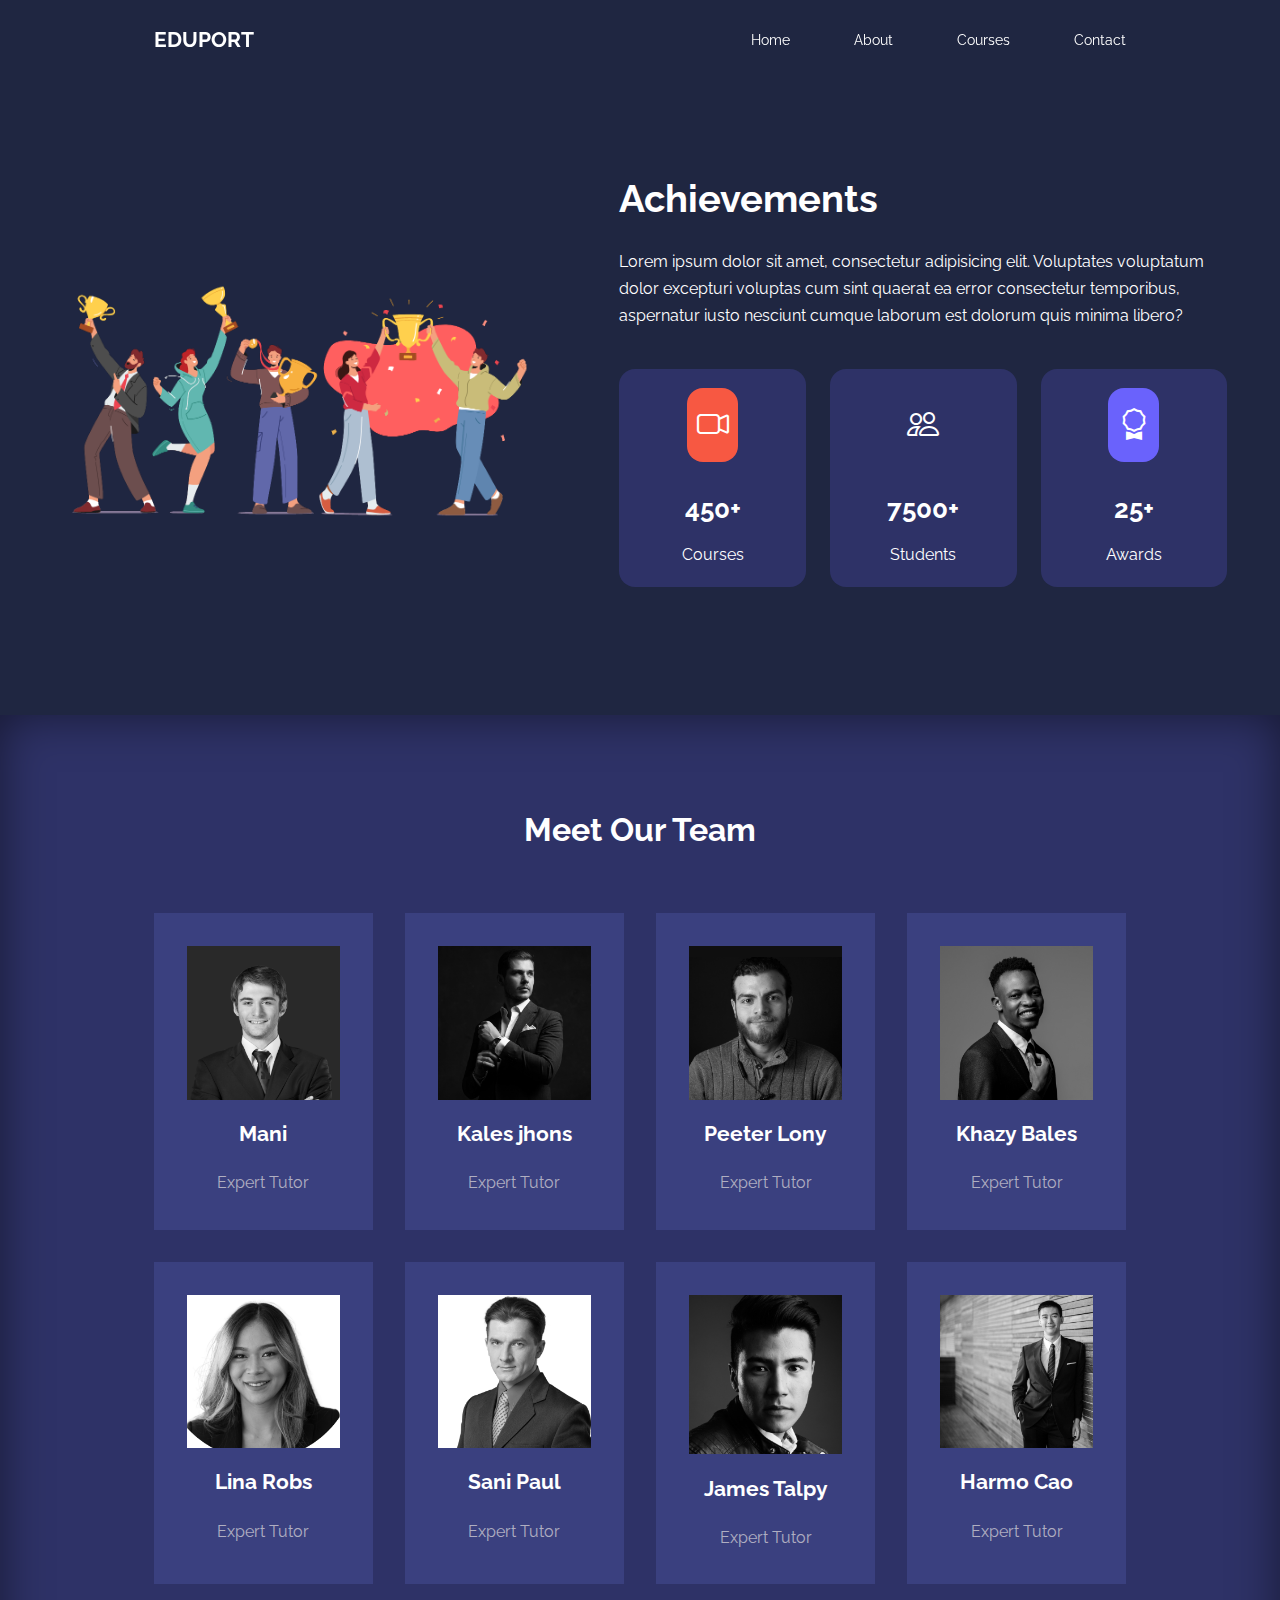
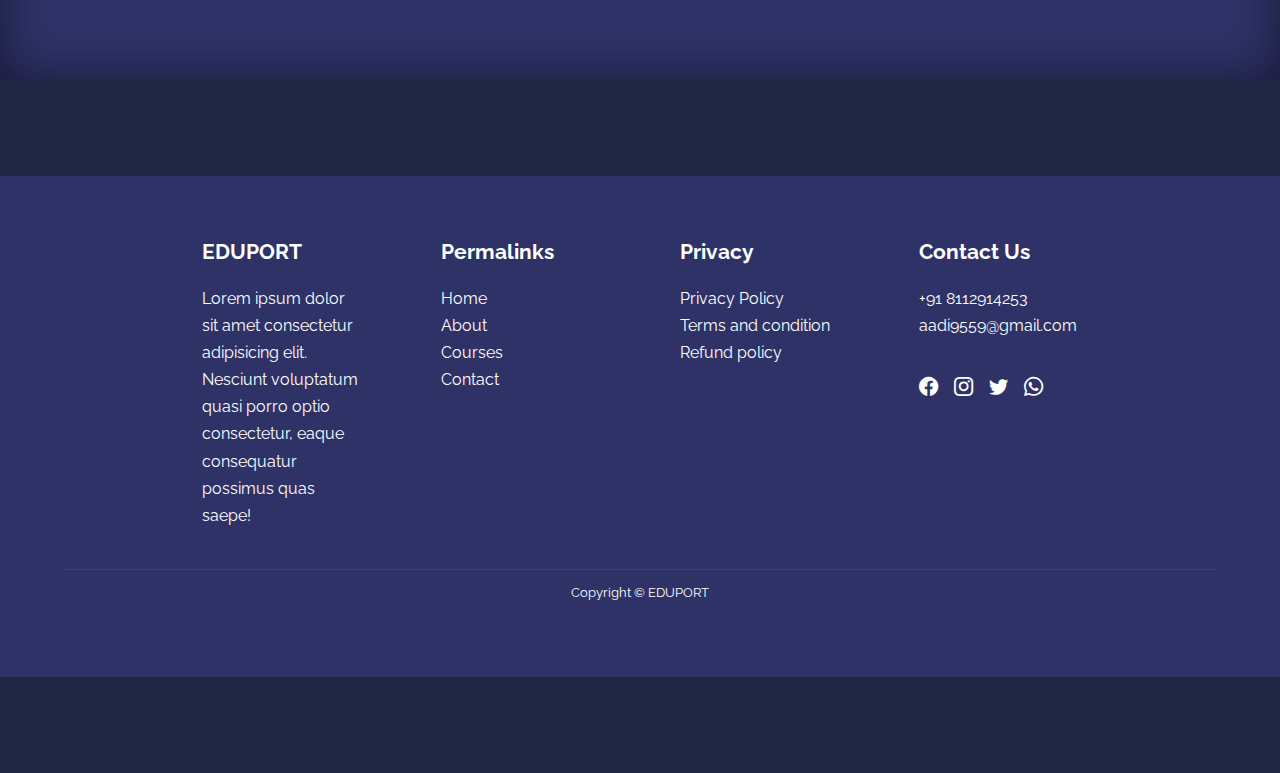
<file: Hero-Section-Components/AdityaKumarGuptaHeroSection/responsive Education app/about.html>
<!DOCTYPE html>
<html lang="en">
<head>
    <meta charset="UTF-8">
    <meta name="viewport" content="width=device-width, initial-scale=1.0">
    <title>Responsive Multipage Education App</title>
    <link href="https://fonts.googleapis.com/icon?family=Material+Icons" rel="stylesheet">
    <link rel="stylesheet" type="text/css" href="./css/style.css">
    <link rel="stylesheet" type="text/css" href="./css/about.css">
    <link rel="preconnect" href="https://fonts.googleapis.com">
<link rel="preconnect" href="https://fonts.gstatic.com" crossorigin>
<link href="https://fonts.googleapis.com/css2?family=Raleway:wght@300&display=swap" rel="stylesheet">
<link rel='stylesheet' href='https://cdn.jsdelivr.net/npm/bootstrap-icons@1.7.2/font/bootstrap-icons.css'>    
</head>
<body>
        <nav>
                    <div class="container nav__container">
                    <a href="index.html"><h4>EDUPORT</h4></a>
                    <ul class="nav__menu">
                    <li><a href="index.html">Home</a></li>    
                    <li><a href="index.html">About</a></li>
                    <li><a href="index.html#courses">Courses</a></li>
                    <li><a href="#footer">Contact</a></li>
                    </ul>
                    <button id="open-menu-button"> <i class="material-icons">menu</i></button>
                    <button id="close-menu-button"><i class="material-icons">close</i></button>
                   </div>
         </nav>

<section class="about__achievements">
    <div class="about__achievements-container">
        <div class="about__achievements-left">
            <img src="./images/Achievement.png" alt="xcm">
        </div>
        <div class="about__achievements-right">
            <h1>Achievements</h1>
            <p>
                Lorem ipsum dolor sit amet, consectetur adipisicing elit. Voluptates voluptatum dolor excepturi voluptas cum sint quaerat ea error consectetur temporibus, aspernatur iusto nesciunt cumque laborum est dolorum quis minima libero?
            </p>
            <div class="achievements__cards"> 
                <article class="achievement__card">
                    <span class="achievement__icons">
                        <i class="bi bi-camera-video"></i>
                    </span>
                    <h3>450+</h3>
                    <p>Courses</p>
                </article>
                <article class="achievement__card">
                    <span class="achievement__icons">
                        <i class="bi bi-people"></i>
                    </span>
                    <h3>7500+</h3>
                    <p>Students</p>
                </article>
                <article class="achievement__card">
                    <span class="achievement__icons">
                        <i class="bi bi-award"></i>
                    </span>
                    <h3>25+</h3>
                    <p>Awards</p>
                </article>
            </div>
        </div>
           
    </div>
</section>

<!-- Team -->
<section class="team">
<h2>Meet Our Team</h2>
<div class="container team__container">
    
    <article class="team__member">
        <div class="team__member-image">
            <img src="./images/imgp1.png" alt="xyz">
        </div>
        <div class="team__member-info">
            <h4>Mani</h4>
            <p>Expert Tutor</p>
        </div>
        <div class="team__member-socials">
            <a href="https://instagram.com" target="_blank"><i class="bi bi-instagram"></i></a>
            <a href="https://facebook.com" target="_blank"><i class="bi bi-facebook"></i></a>
            <a href="https://twitter.com" target="_blank"><i class="bi bi-twitter"></i></a>           
        </div>
        
    </article>

    <article class="team__member">
        <div class="team__member-image">
            <img src="./images/imgp2.png" alt="xyz">
        </div>
        <div class="team__member-info">
            <h4>Kales jhons</h4>
            <p>Expert Tutor</p>
        </div>
        <div class="team__member-socials">
            <a href="https://instagram.com" target="_blank"><i class="bi bi-instagram"></i></a>
            <a href="https://facebook.com" target="_blank"><i class="bi bi-facebook"></i></a>
            <a href="https://twitter.com" target="_blank"><i class="bi bi-twitter"></i></a>           
        </div>
        
    </article>
    <article class="team__member">
        <div class="team__member-image">
            <img src="./images/imgp3.png" alt="xyz">
        </div>
        <div class="team__member-info">
            <h4>Peeter Lony</h4>
            <p>Expert Tutor</p>
        </div>
        <div class="team__member-socials">
            <a href="https://instagram.com" target="_blank"><i class="bi bi-instagram"></i></a>
            <a href="https://facebook.com" target="_blank"><i class="bi bi-facebook"></i></a>
            <a href="https://twitter.com" target="_blank"><i class="bi bi-twitter"></i></a>           
        </div>
        
    </article>
    <article class="team__member">
        <div class="team__member-image">
            <img src="./images/imgp4.png" alt="xyz">
        </div>
        <div class="team__member-info">
            <h4>Khazy Bales</h4>
            <p>Expert Tutor</p>
        </div>
        <div class="team__member-socials">
            <a href="https://instagram.com" target="_blank"><i class="bi bi-instagram"></i></a>
            <a href="https://facebook.com" target="_blank"><i class="bi bi-facebook"></i></a>
            <a href="https://twitter.com" target="_blank"><i class="bi bi-twitter"></i></a>           
        </div>
        
    </article>
    <article class="team__member">
        <div class="team__member-image">
            <img src="./images/imgp5.png" alt="xyz">
        </div>
        <div class="team__member-info">
            <h4>Lina Robs</h4>
            <p>Expert Tutor</p>
        </div>
        <div class="team__member-socials">
            <a href="https://instagram.com" target="_blank"><i class="bi bi-instagram"></i></a>
            <a href="https://facebook.com" target="_blank"><i class="bi bi-facebook"></i></a>
            <a href="https://twitter.com" target="_blank"><i class="bi bi-twitter"></i></a>           
        </div>
        
    </article>
    <article class="team__member">
        <div class="team__member-image">
            <img src="./images/imgp6.png" alt="xyz">
        </div>
        <div class="team__member-info">
            <h4>Sani Paul</h4>
            <p>Expert Tutor</p>
        </div>
        <div class="team__member-socials">
            <a href="https://instagram.com" target="_blank"><i class="bi bi-instagram"></i></a>
            <a href="https://facebook.com" target="_blank"><i class="bi bi-facebook"></i></a>
            <a href="https://twitter.com" target="_blank"><i class="bi bi-twitter"></i></a>           
        </div>
        
    </article>
    <article class="team__member">
        <div class="team__member-image">
            <img src="./images/imgp7.png" alt="xyz">
        </div>
        <div class="team__member-info">
            <h4>James Talpy</h4>
            <p>Expert Tutor</p>
        </div>
        <div class="team__member-socials">
            <a href="https://instagram.com" target="_blank"><i class="bi bi-instagram"></i></a>
            <a href="https://facebook.com" target="_blank"><i class="bi bi-facebook"></i></a>
            <a href="https://twitter.com" target="_blank"><i class="bi bi-twitter"></i></a>           
        </div>  
    </article>
    <article class="team__member">
        <div class="team__member-image">
            <img src="./images/imgp8.png" alt="xyz">
        </div>
        <div class="team__member-info">
            <h4>Harmo Cao</h4>
            <p>Expert Tutor</p>
        </div>
        <div class="team__member-socials">
            <a href="https://instagram.com" target="_blank"><i class="bi bi-instagram"></i></a>
            <a href="https://facebook.com" target="_blank"><i class="bi bi-facebook"></i></a>
            <a href="https://twitter.com" target="_blank"><i class="bi bi-twitter"></i></a>           
        </div>   
    </article>

</div>
</section>



<!-- ============Footer========== -->
<section id="footer">
<footer>
    <div class="container footer__container">
        <div class="footer__1">
            <a href="index.html" class="footer__logo"><h4>EDUPORT</h4></a>
            <p>
                Lorem ipsum dolor sit amet consectetur adipisicing elit. Nesciunt voluptatum quasi porro optio consectetur, eaque consequatur possimus quas saepe!
            </p>
        </div>
        <div class="footer__2">
            <h4>Permalinks</h4>
            <ul class="permalinks">
              <li><a href="index.html">Home</a> </li>
              <li><a href="about.html">About</a></li>
              <li><a href="courses.html">Courses</a></li>
              <li><a href="contact.html">Contact</a></li>
            </ul>
        </div>
        <div class="footer__3">
            <h4>Privacy</h4>
            <ul class="privacy">
              <li><a href="#">Privacy Policy</a> </li>
              <li><a href="#">Terms and condition</a></li>
              <li><a href="#">Refund policy</a></li>
            </ul>
        </div>
        <div class="footer__4">
            <h4>Contact Us</h4>
            <div>
                <p>+91 8112914253</p>
                <p>aadi9559@gmail.com</p>
            </div>
            <ul class="footer__socials">
                <li><i class="bi bi-facebook"></i></li>
                <li><i class="bi bi-instagram"></i></li>
                <li><i class="bi bi-twitter"></i></li>
                <li><i class="bi bi-whatsapp"></i></li>
              </ul>
        </div>
    </div>
        <div class="footer__copyright">
            <small>Copyright &copy; EDUPORT</small>
        </div>
    
</footer>
</section>
<script src="./main.js"></script>
</body>
</html>
</file>
<file: Hero-Section-Components/AdityaKumarGuptaHeroSection/responsive Education app/css/style.css>
*{
    margin: 0;
    padding: 0;
    border:0;
    outline: 0;
    list-style: none;
    box-sizing: border-box;
    text-decoration: none;
    scroll-behavior: smooth;
}
:root{
    --color-primary:#6b63fffa;
    --color-sucess:#00bf8e;
    --color-warning:#f7c94b;
    --color-danger:#f75842;
    --color-danger-varient:rgba(247, 87, 66, 0.671);
    --color-white:#fff;
    --color-light:rgba(229, 224, 224, 0.7);
    --color-black:#000;
    --color-bg:#1f2641;
    --color-bg1:#2e3267;
    --color-bg2:#3a407f;
    --container-width-lg:76%;
    --container-width-md:90%;
    --container-width-sm:94%;
    --transition: all 400ms ease;
}
body{
font-family: 'Raleway', sans-serif;    line-height: 1.7;
 color:var(--color-white);
 background: var(--color-bg)
}
.container{
    width: var(--container-width-lg);
    margin: 0 auto;
}
section{
    padding:6rem 0;
}
section h2{
    text-align: center;
    margin-bottom: 4rem;
}
h1,h2,h3,h4,h5{
    line-height: 1.2;
}
h1{
    font-size:2.4rem;
}
h2{
   font-size:  2rem;
}
h3{
    font-size:1.6rem;
}
h4{
    font-size:1.3rem;
}
h5{
    font-size:1rem ;
}
a{
    color:var( --color-white);
}
img{
    width:100%;
    display:block;
    object-fit: cover;
}
.btn{
    display: inline-block;
    background: var(--color-white);
    color: var(--color-black);
    padding:1rem 2rem;
    border:1px solid transparent;
    font-weight:500;
    transition: var(--transition);
}
.btn:hover{
    background: transparent;
    color:var(--color-white);
}
.btn-primary{
    background: var(--color-danger);
    color: var(--color-white)
}
/* ====nav===== */
nav{
    background: transparent;
    width:100vw ;
    height: 5rem;
    position: fixed;
    top:0;
    z-index:11;
}
.window-scroll{
   background: var(--color-primary); 
   box-shadow: 0 1rem 2rem rgba(0,0,0,0.5);
}
.nav__container{
    height:100%;
    display:flex;
    justify-content: space-between;
    align-items: center;
}

nav button{
    display: none;
}
.nav__menu{
    display:flex;
    align-items: center;
    gap:4rem;
}
.nav__menu a{
    font-size:0.9rem;
    transition: var(--transition);
}
.nav__menu a:hover{
    color:var(--color-bg2);
}
header{
    position:relative;
    top:5rem;
    overflow: hidden;
    height: 70vh;
    margin-bottom: 5rem;
}
.header__container{
    display: grid;
    grid-template-columns: 1fr 1fr;
    align-items: center;
    gap:5rem;
    height: 100%;
}
.header__left p{
  margin:1rem 0 2.4rem;
}

/* Categories */
.categories{
 background-color: var(--color-bg1);
 height: 29rem;
}
.categories h1{
    line-height: 1;
    margin-bottom: 3rem;

}
.categories__container{
    display: grid;
    grid-template-columns: 40% 60%;
    /* gap: 4rem; */
}
.categories__left p{
    margin: 1rem 0 2.4rem;

}

.categories__right{
    display: grid;
    grid-template-columns: repeat(3,1fr);
    gap: 1.2rem;
}
.category{
    background: var(--color-bg2);
    padding: 2rem;
    border-radius: 2rem;
    transition: var(--transition);
}
.category:hover{
    box-shadow: 0 3rem 3rem rgba(0, 0, 0, 0.443);
    z-index: 1; 
}
.category:nth-child(1) .category__icon{
    background: var(--color-primary);
}
.category:nth-child(2) .category__icon{
    background: var(--color-danger);
}
.category:nth-child(3) .category__icon{
    background: var(--color-sucess);
}
.category:nth-child(4) .category__icon{
    background: var(--color-warning);
}
.category:nth-child(5) .category__icon{
    background: var(--color-sucess);
}
.category:nth-child(6) .category__icon{
    background: var(--color-danger);
}
.category__icon{
    background: var(--color-primary);
    padding: 1.2rem;
    align-items: center;
    border-radius: 0.5rem;
}
.category__icon i{
    text-align: center;
}
.category h5{
    margin: 2rem 0 1rem;
}
.category p{
    font-size: 0.85rem;
}
/* =========popular courses========= */
.courses{
    margin-top: 10rem;
}
.courses__container{
    display: grid;
    grid-template-columns: repeat(3,1fr);
    gap: 2rem;
}
.course{
    background: var(--color-bg1);
    text-align: center;
    border: 1px solid transparent;
    transition: var(--transition);
}
.course:hover{
    background: transparent;
    background-color: var(--color-primary);
}
.course__info{
    padding: 2rem;
}
.course__info p{
   margin:1.2rem 0 2rem; 
   font-size: 0.9rem;
}


/* faqs */
.faqs{
    background: var(--color-bg1);
    box-shadow: inset 0 0 3rem rgba(0,0,0,0.5);
}
.faqs__container{
    display: grid;
    grid-template-columns: 1fr 1fr;
    gap: 1rem;
}
.faq{
    padding: 2rem;
    display:flex;
    align-items:center;
    gap:1.4rem;
    height: fit-content;
    background: var(--color-primary);
    cursor: pointer;
}
.faq h4{
    font-size: 1rem;
    line-height:2.2;
}
.faq__icon{
    align-self: flex-start;
    font-size: 1.2rem;
}
.faq p{
    margin-top:0.8rem ;
    display: none;
}
.faq.open p{
    display: block;
}

/* testimoinal container class */
.testimonials__container{
    overflow-x: hidden;
    position: relative;
    margin-bottom: 5rem;
}
.testimonial {
    padding-top:2rem ;
}
.avatar{
    width:6rem;
    height: 6rem;
    border-radius: 50%;
    overflow: hidden;
    margin: 0 auto 1rem;
    border: 0.5rem solid var(--color-bg1);
}
.testimonial__info{
    text-align: center;
}
.testimonial__body{
    background: var(--color-primary);
    padding: 2rem;
    margin-top: 3rem;
    position: relative;
}
.testimonial__body::before{
    content: "";
    display: block;
    background: linear-gradient(135deg,transparent,var(--color-primary),var(--color-primary),var(--color-primary));
    width: 3rem;
    height:3rem;
    position: absolute;
    left: 50%;
    top: -1.5rem;
    transform: rotate(45deg);

}



/* ==========footer========= */


footer{
    background: var(--color-bg1);
    padding: 4rem;
}
.footer__container{
    display: grid;
    grid-template-columns:repeat(4,1fr) ;
    gap: 5rem;
}
.footer__container>div h4{
    margin-bottom: 1.2rem;
}
.footer__1 p{
    margin: 0 0 2rem;

}
.footer ul li{
    margin-bottom: 0.7rem;
}
footer ul li a:hover{
    text-decoration:underline ;
}
.footer__socials{
    display: flex;
    gap:1rem;
    font-size: 1.2rem;
    margin-top: 2rem;
}

.footer__copyright{
    text-align: center;
    margin-top: 0.5rem;
    padding: 0.5rem 0;
    border-top: 1px solid var(--color-bg2);
}

/* Media Queries for Tablets  */

@media screen and (max-width: 1024px)
{ 
.container{
         width: var(--container-width-md);
        }
    h1{
        font-size: 2.2rem;
    }
    h2{
        font-size: 1.7rem;
    }
    h3{
        font-size: 1.4rem;
    }
    h4{
        font-size: 1.2rem;
    }

    /* ********** Navbar ********** */
    nav button{
        display: inline-block;
        background: transparent;
        font-size: 1.8rem;
        color:var(--color-white);
        cursor:pointer;
    }
    nav button#close-menu-button{
        display: none;
    }
    .nav__menu 
    {
        position:fixed;
        top: 5rem;
        right:5%;
        height: fit-content;
        width: 18rem;
        flex-direction: column;
        gap: 0;
        display: none;
    }

    .nav__menu li{
        width:100%;
        height: 5.8rem;
        animation: animateNavItems 4 00ms linear forwards;
        transform-origin:top right ;
        opacity: 0;
    }
    .nav__menu li:nth-child(2)
    {
        animation-delay: 200ms;
    }
    .nav__menu li:nth-child(3)
    {
        animation-delay: 400ms;
    }
    .nav__menu li:nth-child(4)
    {
        animation-delay: 600ms;
    }
    @keyframes animateNavItems {
        0%{
            transform: rotateZ(-90deg) rotate(90deg) scale(0.1);
        }
        100%{
            transform: rotateZ(0) rotate(0) scale(1);
            opacity:1;
        }
    }
    .nav__menu li a{
        background: var(--color-primary);
        box-shadow: -4rem 6rem 10rem rgba(0,0,0,0.5);
        width:100%;
        height: 100%;
        display: grid;
        place-items:center;
    }
    .nav__menu li a:hover {
        background: var(--color-bg2);
        color:var(--color-white);
    }


    /* Header */

    .header{
        height:52vh;
        margin-bottom: 4rem;
    }
    .header__container{
        gap: 0;
        padding-bottom: 3rem;
    }
    /* ======CAtegories======== */
    .categories{
        height: auto;
    }
    .categories__container{
        grid-template-columns: 1fr;
        gap:3rem;
    }
    .categories__left{
        margin-right: 0;
    }
    /* *****   popular course  **** */
    .courses{
        margin-top: 0;

    }
    .courses__container{
        grid-template-columns: 1fr 1fr;
    }
    .faqs__container{
        grid-template-columns: 1fr;
    }
    .faq{
        padding: 1.5rem;
    }


    /* footer */

     .footer__container{
        grid-template-columns: 1fr 1fr;
     }

}
@media screen and (max-width: 600px){
    .container{
        width: var(--container-width-sm);
    }

    /*  ========Navbar======== */
    .nav__menu{
        right: 3%;
    }
    /* =======Header==== */
    header{
        height: 100vh;
    }
    .header__container{
        grid-template-columns: 1fr;
        text-align: center;
        margin-top: 0;
    }
    .header__left p{
        margin-bottom: 1.3rem;
    }
    .header__right-image{
        height: auto;
    }
    /* =========categories ==========*/
    .categories__right{
        grid-template-columns: 1fr 1fr;
        gap:0.7rem;
    }
    .categories{
        padding: 1rem;
        border-radius: 1rem;

    }
    /* =======Popular Courses======= */
    .courses__container{
        grid-template-columns: 1fr;
    }
    /* =======Testimonal============ */
    .testimonial__body{
        padding: 1.2rem;
    }
    /* ==========Footer ===============*/

    .footer__container{
        grid-template-columns: 1fr;
        text-align: center;
        gap: 2rem;
    }
    .footer__1 p{
        margin: 1rem auto;
    }
    .footer__socials{
        justify-content: center;
    }
}
</file>
<file: Hero-Section-Components/AdityaKumarGuptaHeroSection/responsive Education app/css/about.css>
/* ===========Achivement=========== */
.about__achievements{
    margin-top: 3rem;
}
.about__achievements-container{
    display: grid;
    grid-template-columns: 40% 50%;
    gap: 5rem;
    align-items: center;
    justify-content: center;
    margin: 2rem; /* Ensures container doesn't exceed screen width */
}
.about__achievements-left{
   margin-top: 3rem;
}
.about__achievements-right > p{
    margin: 1.6rem 0 2.5rem;
}
.achievements__cards{
    display: grid; 
    grid-template-columns: repeat(3, 1fr);
    gap: 1.5rem;
}

.achievement__card{
    background-color: var(--color-bg1);
    padding: 1.2rem;
    border-radius: 1rem;
    text-align: center;
    transition: var(--transition);
    font-size: 1rem; /* Base font size for scaling */
}
.achievement__card:hover{
    background: var(--color-bg2);
    box-shadow: 0 3rem 3rem rgba(0, 0, 0, 0.447);
}
.achievement__icons{
    background: var(--color-danger);
    padding: 0.6rem;
    border-radius: 1rem;
    display: inline-block;
    margin-bottom: 2rem;
    font-size: 2rem;
}
.achievement__card:nth-child(2) .achievement__icons{
    background: var(--color-success);
}
.achievement__card:nth-child(3) .achievement__icons{
    background: var(--color-primary);
}
.achievement__card p{
    margin-top: 1rem;
}

/* Team */
.team{
    background: var(--color-bg1);
    box-shadow: inset 0 0 3rem rgba(0,0,0,0.5);
}
.team__container{
    display: grid;
    grid-template-columns: repeat(4, 1fr);
    gap: 2rem;
}
.team__member{
  background: var(--color-bg2);
  padding: 2rem;
  border: 1px solid transparent;
  position: relative;
  transition: var(--transition);
  overflow: hidden;
}
.team__member:hover{
    background: transparent;
    border-color: var(--color-primary);
}
.team__member-image img{
    filter: saturate(0); 
}
.team__member:hover img{
    filter: saturate(1);
}
.team__member-info *{
    text-align: center;
    margin-top: 1.4rem;
}
.team__member-info p{
    color: var(--color-light);
}
.team__member-socials{
    position: absolute;
    top: 50%;
    transform: translateY(-50%);
    right: -100%;
    display: flex;
    flex-direction: column;
    background: var(--color-primary);
    border-radius: 1rem 0 0 1rem;
    transition: var(--transition);
}
.team__member:hover .team__member-socials{
    right: 0;
}
.team__member-socials a{
    padding: 1rem;
}

/*  =========== MEDIA Query (Tablets) ==========*/
@media screen and (max-width: 1024px) {
   .about__achievements{
       margin-top: 2rem;
   } 
   .about__achievements-container{
       grid-template-columns: 1fr;
       gap: 2rem; /* Reduced gap to prevent overflow */
   }
   .about__achievements-left{
       width: 80%;
       margin: 0 auto;
   }
   .achievements__cards{
       grid-template-columns: repeat(2, 1fr);
       gap: 1rem;
   }
   .team__container{
       grid-template-columns: repeat(3, 1fr);
       gap: 1rem;
   } 
   .team__member{
       padding: 1rem;
   }
   .achievement__card {
       font-size: 0.9rem; /* Reduced font size */
   }
   .achievement__icons {
       font-size: 1.8rem; /* Reduced icon size */
   }
}

/*  =========== MEDIA Query (Phones) ==========*/
@media screen and (max-width: 600px) {
    .achievements__cards{
        grid-template-columns: 1fr;
        gap: 0.7rem;
    }
    .team__container{
        grid-template-columns: 1fr;
        gap: 0.7rem;
    } 
    .team__container{
        display: grid;
        grid-template-columns: repeat(2, 1fr);
        
    }
    .team__member{
        padding: 0.5rem;
    }
    .team__member p{
        margin-bottom: 1rem;
    }
    .about__achievements-container{
        gap: 1rem; /* Further reduced gap for small screens */
    }
    .achievement__card {
        font-size: 0.8rem; /* Further reduced font size */
    }
    .achievement__icons {
        font-size: 1.5rem; /* Further reduced icon size */
    }
}
</file>
